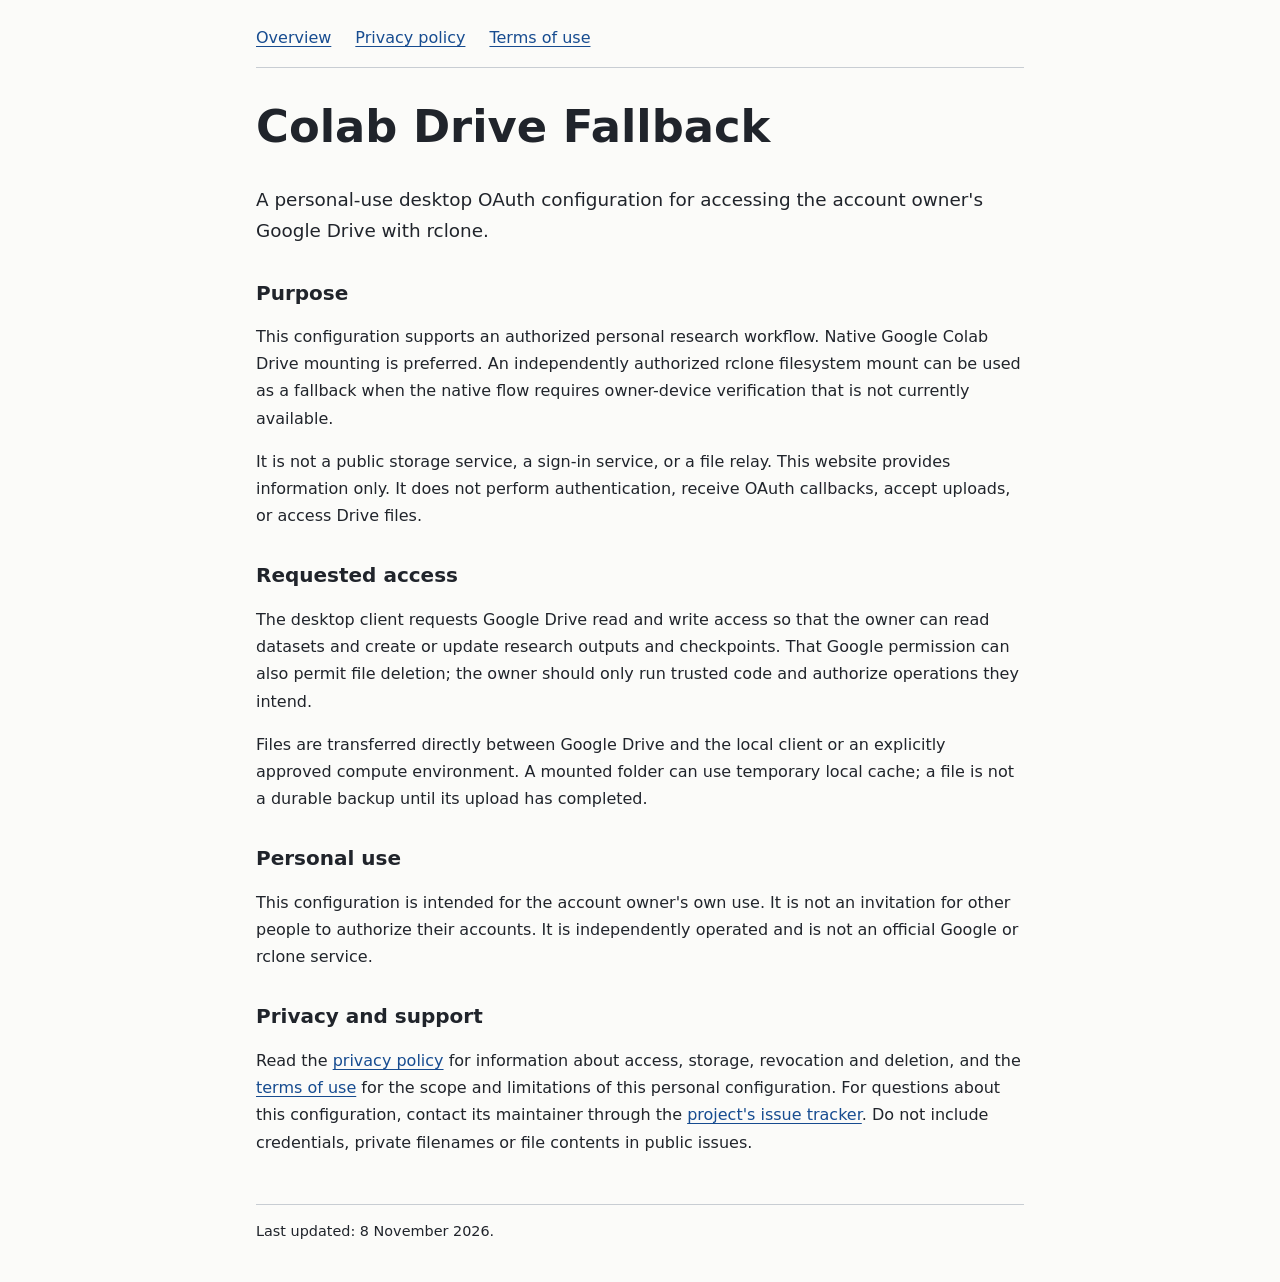
<file: index.html>
<!DOCTYPE html>
<html lang="en">
<head>
  <meta charset="utf-8">
  <meta name="viewport" content="width=device-width, initial-scale=1">
  <meta name="description" content="Purpose and privacy information for Colab Drive Fallback, a personal-use Google Drive desktop client configuration.">
  <title>Colab Drive Fallback</title>
  <link rel="stylesheet" href="style.css">
</head>
<body>
<header><nav aria-label="Main"><a href="./" aria-current="page">Overview</a><a href="privacy.html">Privacy policy</a><a href="terms.html">Terms of use</a></nav></header>
<main>
  <h1>Colab Drive Fallback</h1>
  <p class="intro">A personal-use desktop OAuth configuration for accessing the account owner's Google Drive with rclone.</p>
  <h2>Purpose</h2>
  <p>This configuration supports an authorized personal research workflow. Native Google Colab Drive mounting is preferred. An independently authorized rclone filesystem mount can be used as a fallback when the native flow requires owner-device verification that is not currently available.</p>
  <p>It is not a public storage service, a sign-in service, or a file relay. This website provides information only. It does not perform authentication, receive OAuth callbacks, accept uploads, or access Drive files.</p>
  <h2>Requested access</h2>
  <p>The desktop client requests Google Drive read and write access so that the owner can read datasets and create or update research outputs and checkpoints. That Google permission can also permit file deletion; the owner should only run trusted code and authorize operations they intend.</p>
  <p>Files are transferred directly between Google Drive and the local client or an explicitly approved compute environment. A mounted folder can use temporary local cache; a file is not a durable backup until its upload has completed.</p>
  <h2>Personal use</h2>
  <p>This configuration is intended for the account owner's own use. It is not an invitation for other people to authorize their accounts. It is independently operated and is not an official Google or rclone service.</p>
  <h2>Privacy and support</h2>
  <p>Read the <a href="privacy.html">privacy policy</a> for information about access, storage, revocation and deletion, and the <a href="terms.html">terms of use</a> for the scope and limitations of this personal configuration. For questions about this configuration, contact its maintainer through the <a href="https://github.com/huahuadeliaoliao/colab-drive-fallback/issues">project's issue tracker</a>. Do not include credentials, private filenames or file contents in public issues.</p>
</main>
<footer><p>Last updated: 8 November 2026.</p></footer>
</body>
</html>
</file>
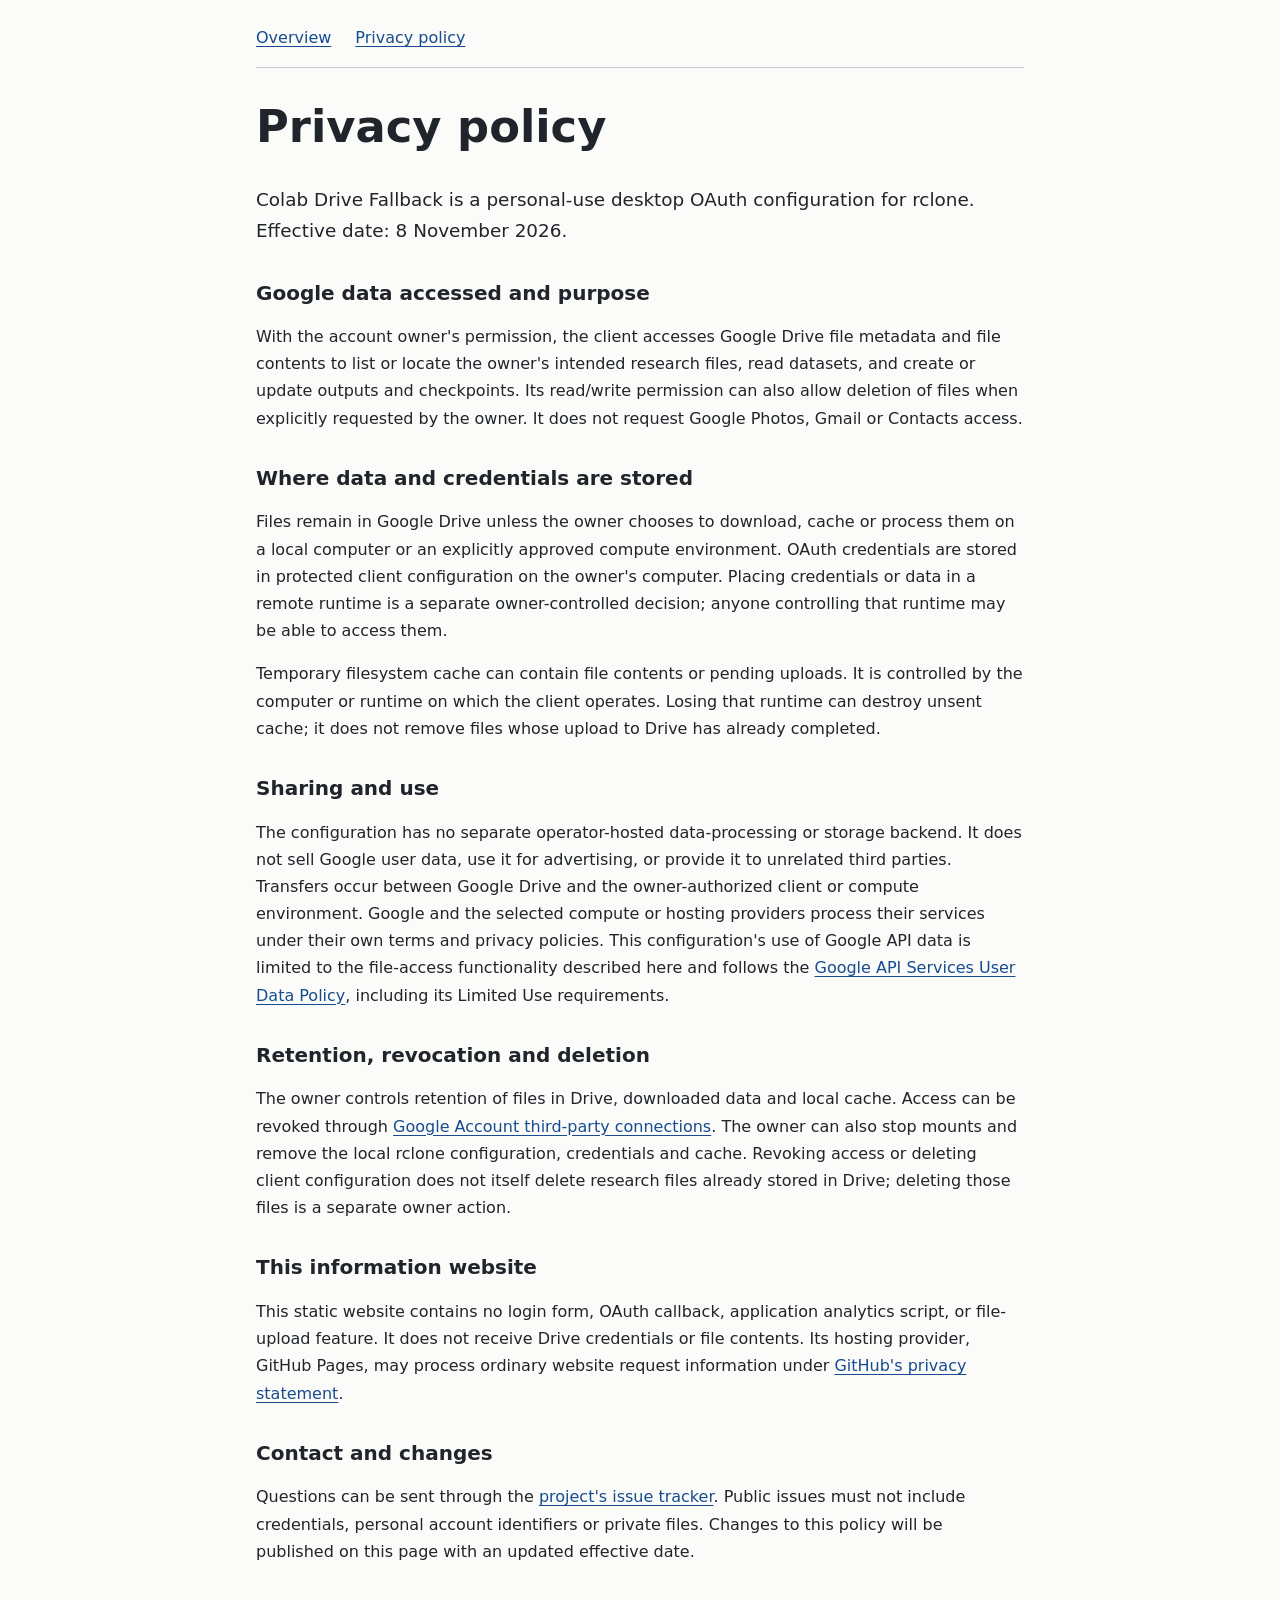
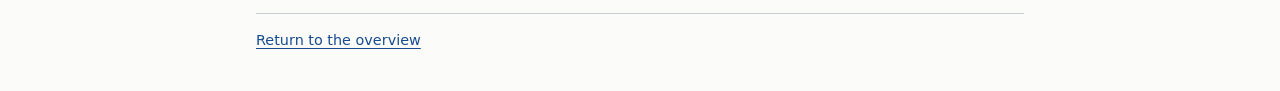
<file: privacy.html>
<!DOCTYPE html>
<html lang="en">
<head>
  <meta charset="utf-8">
  <meta name="viewport" content="width=device-width, initial-scale=1">
  <title>Privacy policy — Colab Drive Fallback</title>
  <link rel="stylesheet" href="style.css">
</head>
<body>
<header><nav aria-label="Main"><a href="./">Overview</a><a href="privacy.html" aria-current="page">Privacy policy</a></nav></header>
<main>
  <h1>Privacy policy</h1>
  <p class="intro">Colab Drive Fallback is a personal-use desktop OAuth configuration for rclone. Effective date: 8 November 2026.</p>
  <h2>Google data accessed and purpose</h2>
  <p>With the account owner's permission, the client accesses Google Drive file metadata and file contents to list or locate the owner's intended research files, read datasets, and create or update outputs and checkpoints. Its read/write permission can also allow deletion of files when explicitly requested by the owner. It does not request Google Photos, Gmail or Contacts access.</p>
  <h2>Where data and credentials are stored</h2>
  <p>Files remain in Google Drive unless the owner chooses to download, cache or process them on a local computer or an explicitly approved compute environment. OAuth credentials are stored in protected client configuration on the owner's computer. Placing credentials or data in a remote runtime is a separate owner-controlled decision; anyone controlling that runtime may be able to access them.</p>
  <p>Temporary filesystem cache can contain file contents or pending uploads. It is controlled by the computer or runtime on which the client operates. Losing that runtime can destroy unsent cache; it does not remove files whose upload to Drive has already completed.</p>
  <h2>Sharing and use</h2>
  <p>The configuration has no separate operator-hosted data-processing or storage backend. It does not sell Google user data, use it for advertising, or provide it to unrelated third parties. Transfers occur between Google Drive and the owner-authorized client or compute environment. Google and the selected compute or hosting providers process their services under their own terms and privacy policies. This configuration's use of Google API data is limited to the file-access functionality described here and follows the <a href="https://developers.google.com/terms/api-services-user-data-policy">Google API Services User Data Policy</a>, including its Limited Use requirements.</p>
  <h2>Retention, revocation and deletion</h2>
  <p>The owner controls retention of files in Drive, downloaded data and local cache. Access can be revoked through <a href="https://myaccount.google.com/connections">Google Account third-party connections</a>. The owner can also stop mounts and remove the local rclone configuration, credentials and cache. Revoking access or deleting client configuration does not itself delete research files already stored in Drive; deleting those files is a separate owner action.</p>
  <h2>This information website</h2>
  <p>This static website contains no login form, OAuth callback, application analytics script, or file-upload feature. It does not receive Drive credentials or file contents. Its hosting provider, GitHub Pages, may process ordinary website request information under <a href="https://docs.github.com/en/site-policy/privacy-policies/github-general-privacy-statement">GitHub's privacy statement</a>.</p>
  <h2>Contact and changes</h2>
  <p>Questions can be sent through the <a href="https://github.com/huahuadeliaoliao/colab-drive-fallback/issues">project's issue tracker</a>. Public issues must not include credentials, personal account identifiers or private files. Changes to this policy will be published on this page with an updated effective date.</p>
</main>
<footer><p><a href="./">Return to the overview</a></p></footer>
</body>
</html>
</file>
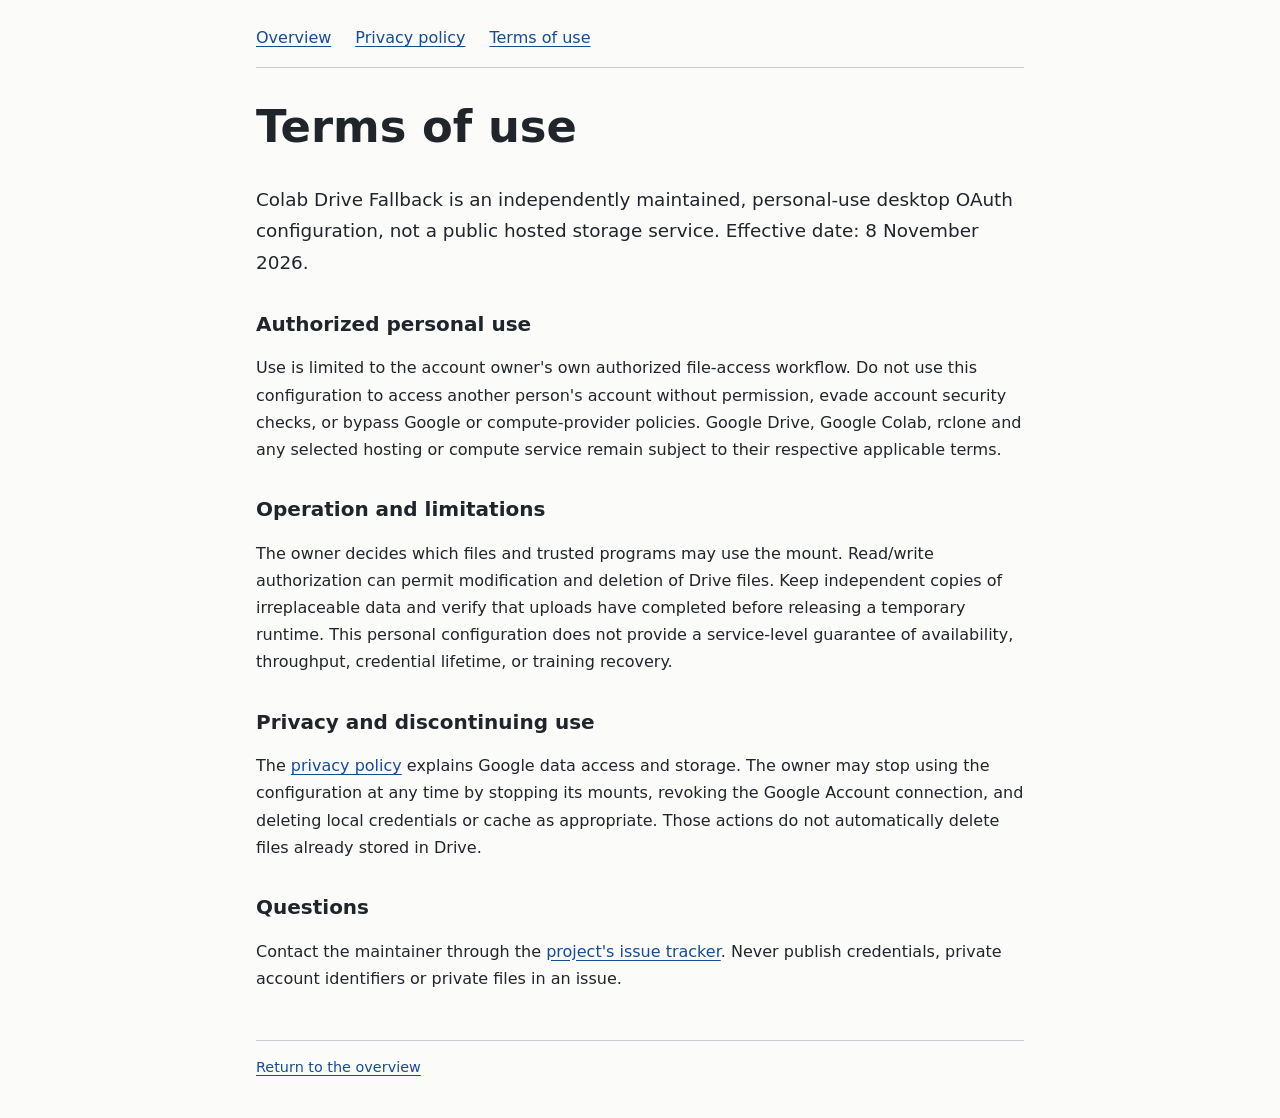
<file: terms.html>
<!DOCTYPE html>
<html lang="en">
<head>
  <meta charset="utf-8">
  <meta name="viewport" content="width=device-width, initial-scale=1">
  <title>Terms of use — Colab Drive Fallback</title>
  <link rel="stylesheet" href="style.css">
</head>
<body>
<header><nav aria-label="Main"><a href="./">Overview</a><a href="privacy.html">Privacy policy</a><a href="terms.html" aria-current="page">Terms of use</a></nav></header>
<main>
  <h1>Terms of use</h1>
  <p class="intro">Colab Drive Fallback is an independently maintained, personal-use desktop OAuth configuration, not a public hosted storage service. Effective date: 8 November 2026.</p>
  <h2>Authorized personal use</h2>
  <p>Use is limited to the account owner's own authorized file-access workflow. Do not use this configuration to access another person's account without permission, evade account security checks, or bypass Google or compute-provider policies. Google Drive, Google Colab, rclone and any selected hosting or compute service remain subject to their respective applicable terms.</p>
  <h2>Operation and limitations</h2>
  <p>The owner decides which files and trusted programs may use the mount. Read/write authorization can permit modification and deletion of Drive files. Keep independent copies of irreplaceable data and verify that uploads have completed before releasing a temporary runtime. This personal configuration does not provide a service-level guarantee of availability, throughput, credential lifetime, or training recovery.</p>
  <h2>Privacy and discontinuing use</h2>
  <p>The <a href="privacy.html">privacy policy</a> explains Google data access and storage. The owner may stop using the configuration at any time by stopping its mounts, revoking the Google Account connection, and deleting local credentials or cache as appropriate. Those actions do not automatically delete files already stored in Drive.</p>
  <h2>Questions</h2>
  <p>Contact the maintainer through the <a href="https://github.com/huahuadeliaoliao/colab-drive-fallback/issues">project's issue tracker</a>. Never publish credentials, private account identifiers or private files in an issue.</p>
</main>
<footer><p><a href="./">Return to the overview</a></p></footer>
</body>
</html>
</file>
<file: style.css>
:root { color-scheme: light dark; font: 100%/1.7 system-ui, sans-serif; }
body { margin: 0 auto; padding: 1.5rem; max-width: 48rem; color: #20242b; background: #fbfbf9; }
nav { display: flex; flex-wrap: wrap; gap: 1.5rem; padding-bottom: 1rem; border-bottom: 1px solid #c8cdd3; }
a { color: #174c90; text-underline-offset: .18em; }
a:focus-visible { outline: 3px solid currentColor; outline-offset: 4px; }
h1 { font-size: clamp(2rem, 6vw, 2.8rem); line-height: 1.2; margin-top: 2rem; }
h2 { font-size: 1.25rem; line-height: 1.4; margin-top: 2rem; }
p { overflow-wrap: anywhere; }
.intro { font-size: 1.15rem; }
footer { margin-top: 3rem; border-top: 1px solid #c8cdd3; font-size: .9rem; }
@media (prefers-color-scheme: dark) {
  body { color: #e7e9ed; background: #17191d; }
  a { color: #9cc5ff; }
  nav, footer { border-color: #545b65; }
}
</file>
